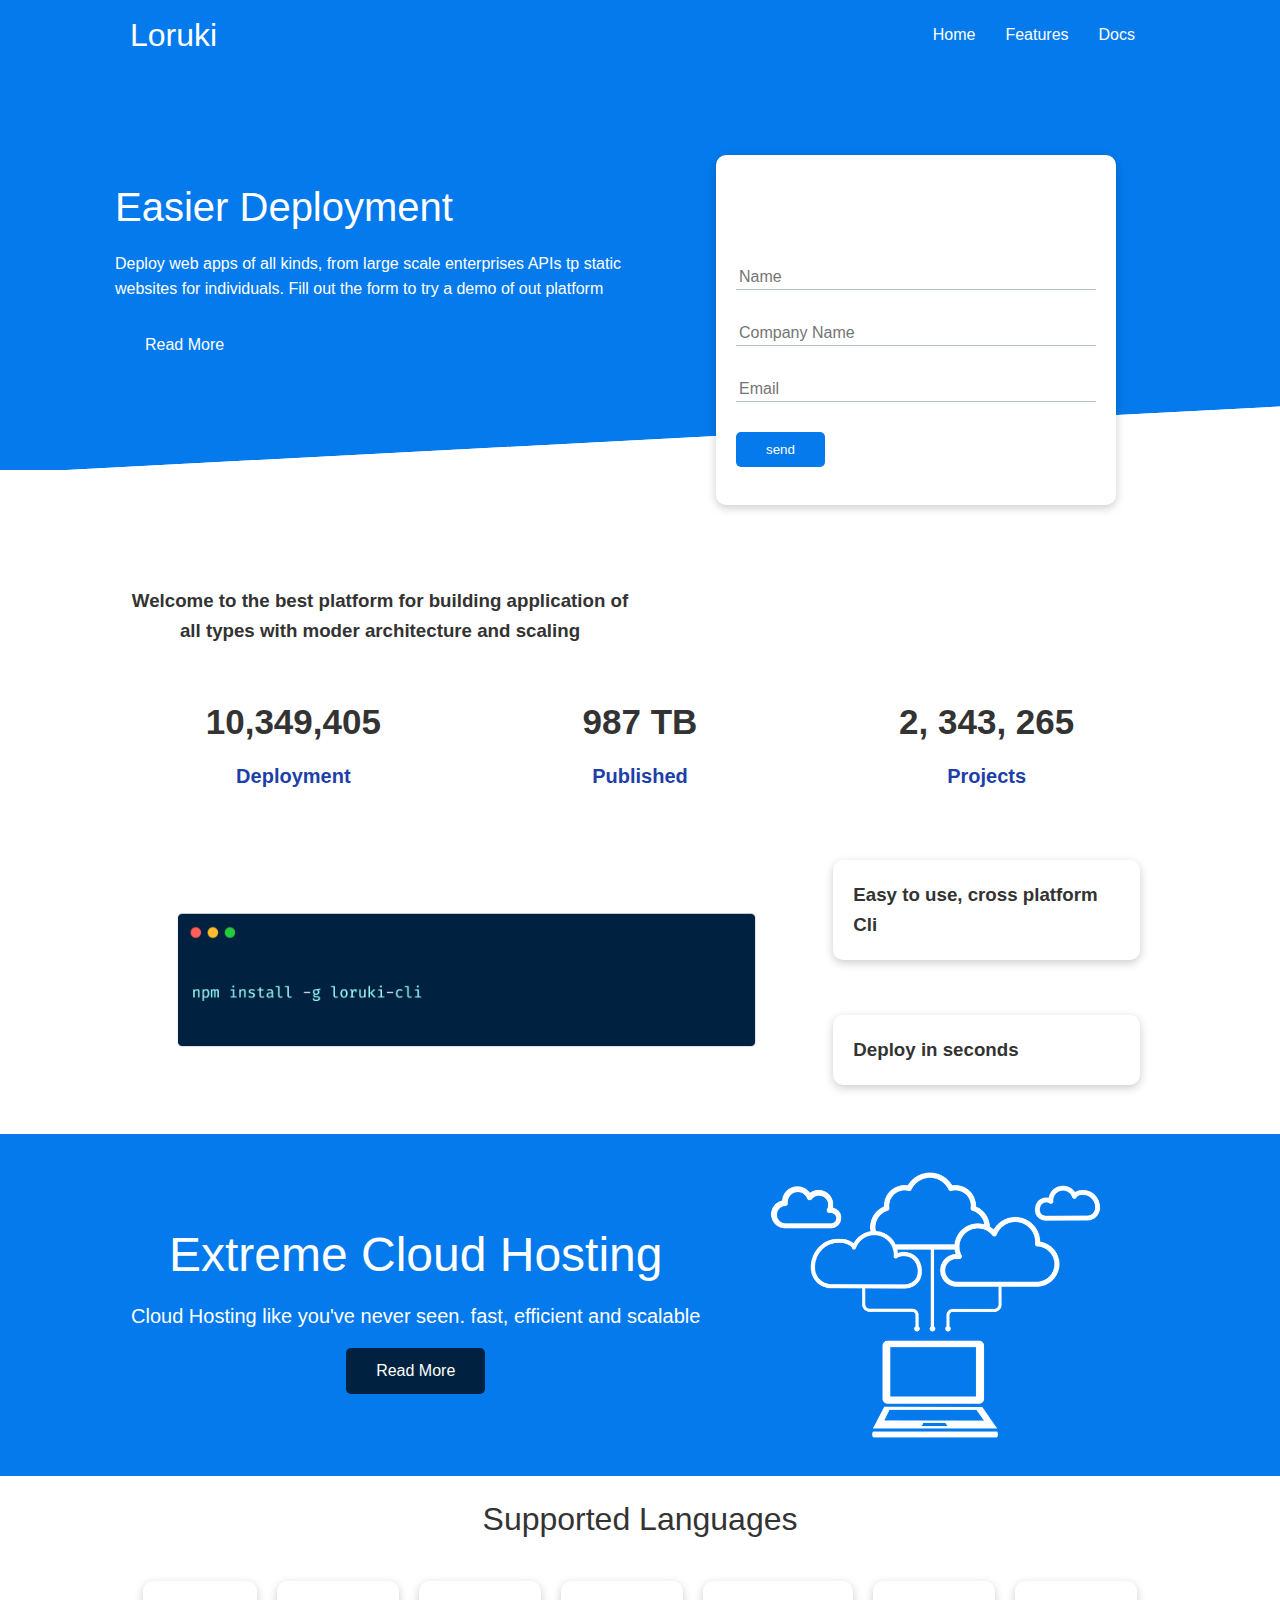
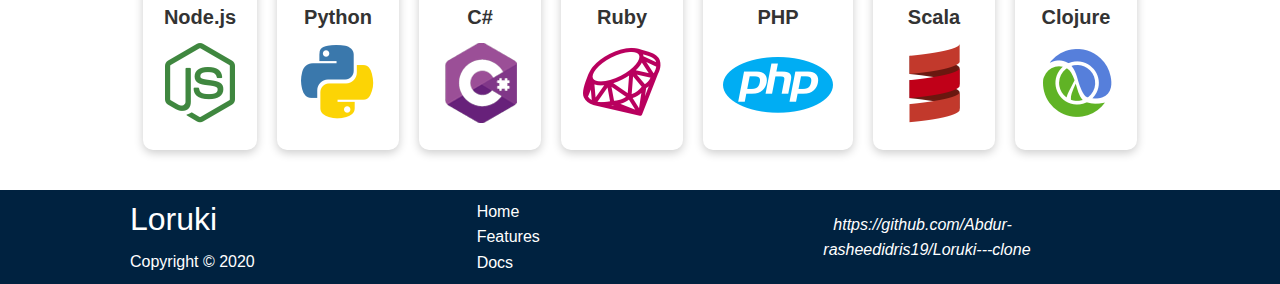
<file: Loruki - Clone/index.html>
<!DOCTYPE html>
<html lang="en">
<head>
    <meta charset="UTF-8">
    <meta name="viewport" content="width=device-width, initial-scale=1.0">
    <link rel="stylesheet" href="css/main.css">
    <link rel="stylesheet" href="https://pro.fontawesome.com/releases/v5.10.0/css/all.css" integrity="sha384-AYmEC3Yw5cVb3ZcuHtOA93w35dYTsvhLPVnYs9eStHfGJvOvKxVfELGroGkvsg+p" crossorigin="anonymous"/>
    <title>Loruki | Cloud Hosting for Everyone </title>
</head>
<body>
    <!-- Navbar -->
    <div class="navbar">
        <div class="container flex">
            <h1 class="logo">Loruki</h1>
            <nav>
                <ul>
                    <li><a href="index.html">Home</a></li>
                    <li><a href="features.html">Features</a></li>
                    <li><a href="docs.html">Docs</a></li>
                </ul>
            </nav>
        </div>
    </div>

    <!-- Showcase -->
    <section class="showcase">
        <div class="container grid">
            <div class="showcase-text">
                <h1>Easier Deployment</h1>
                <p>Deploy web apps of all kinds, from large scale enterprises APIs tp static websites for individuals. Fill out the form to try a demo of out platform</p>
                <a href="features.html" class="btn btn-outline">Read More</a>
            </div>
                <div class="showcase-form card">
                    <h2>Request a Demo</h2>
                    <form name=" contact" method="POST" netlify-honeypot="bot-field" data-netlify="true">
                        <input type="hidden" name="form-name" value="contact">
                        <p class="hidden">
                            <label> Don't fill this out if you'ar human: <input name="bot-field"></label>
                        </p>
                        <div class="form-control">
                            <input type="text" name="name" placeholder="Name" required>
                        </div>
                        <div class="form-control">
                            <input type="text" name="company" placeholder="Company Name" required>
                        </div>
                        <div class="form-control">
                            <input type="email" name="email" placeholder="Email" required>
                        </div>
                        <input type="submit" value="send" class="btn btn-primary">
                    </form>
                </div>
            </div>
        </div>
    </section>

    <!-- Stats -->
    <section class="stats">
        <div class="container">
            <h3 class="stats-heading text-center my-1">
                Welcome to the best platform for building application of all types with moder architecture and scaling
            </h3>
            <div class="grid grid-3 text-center my-4">
                <div>
                    <i class="fas fa-server fa-3x"></i>
                    <h3>10,349,405</h3>
                    <p class="text-secondary">Deployment</p>
                </div>
                <div>
                    <i class="fas fa-upload fa-3x"></i>
                    <h3>987 TB</h3>
                    <p class="text-secondary">Published</p>
                </div>
                <div>
                    <i class="fas fa-project-diagram fa-3x"></i>
                    <h3>2, 343, 265</h3>
                    <p class="text-secondary">Projects</p>
                </div>
            </div>
        </div>
    </section>

    <!-- Cli -->
    <section class="cli">
        <div class="container grid">
            <img src="images/cli.png" alt=""> 
            <div class="card">
                <h3>Easy to use, cross platform Cli </h3>
            </div>
            <div class="card">
                <h3>Deploy in seconds</h3>
            </div>
        </div>
    </section>

    <!-- Cloud -->

    <section class="cloud bg-primary my-2 py-2">
        <div class="container grid">
            <div class="text-center">
                <h2 class="lg">Extreme Cloud Hosting </h2>
                <p class="lead my-1">Cloud Hosting like you've never seen. fast, efficient and scalable</p>
                <a href="features.html" class="btn btn-dark">Read More</a>
            </div>
            <img src="images/cloud.png" alt="">
        </div>
    </section>

    <!-- Languages -->
    <section class="languages">
        <h2 class="md text-center my-2">
            Supported Languages
        </h2>
        <div class="container flex">
            <div class="card">
                <h4>Node.js</h4>
                <img src="images/logos/node.png" alt="">
            </div>
            <div class="card">
                <h4>Python</h4>
                <img src="images/logos/python.png" alt="">
            </div>
            <div class="card">
                <h4>C#</h4>
                <img src="images/logos/csharp.png" alt="">
            </div>
            <div class="card">
                <h4>Ruby</h4>
                <img src="images/logos/ruby.png" alt="">
            </div>
            <div class="card">
                <h4>PHP</h4>
                <img src="images/logos/php.png" alt="">
            </div>
            <div class="card">
                <h4>Scala</h4>
                <img src="images/logos/scala.png" alt="">
            </div>
            <div class="card">
                <h4>Clojure</h4>
                <img src="images/logos/clojure.png" alt="">
            </div>
        </div>
    </section>

    <!-- Footer -->
    <footer class="footer bg-dark py-5">
        <div class="container grid grid-3">
            <div>
                <h1>Loruki</h1>
                <p>Copyright &copy; 2020 </p>
            </div>
            <nav>
                <ul>
                    <li> <a href="index.html"></a>Home</li>
                    <li> <a href="features.html"></a>Features</li>
                    <li> <a href="docs.html"></a>Docs</li>
                </ul>
            </nav>
            <div class="social">
                <a href="#"><i class="fab fa-github fa-2x">https://github.com/Abdur-rasheedidris19/Loruki---clone</i></a>
                <a href="#"><i class="fab fa-facebook fa-2x"></i></a>
                <a href="#"><i class="fab fa-instagram fa-2x"></i></a>
                <a href="#"><i class="fab fa-twitter fa-2x"></i></a>
            </div>
        </div>
    </footer>
</body>
</html>
</file>
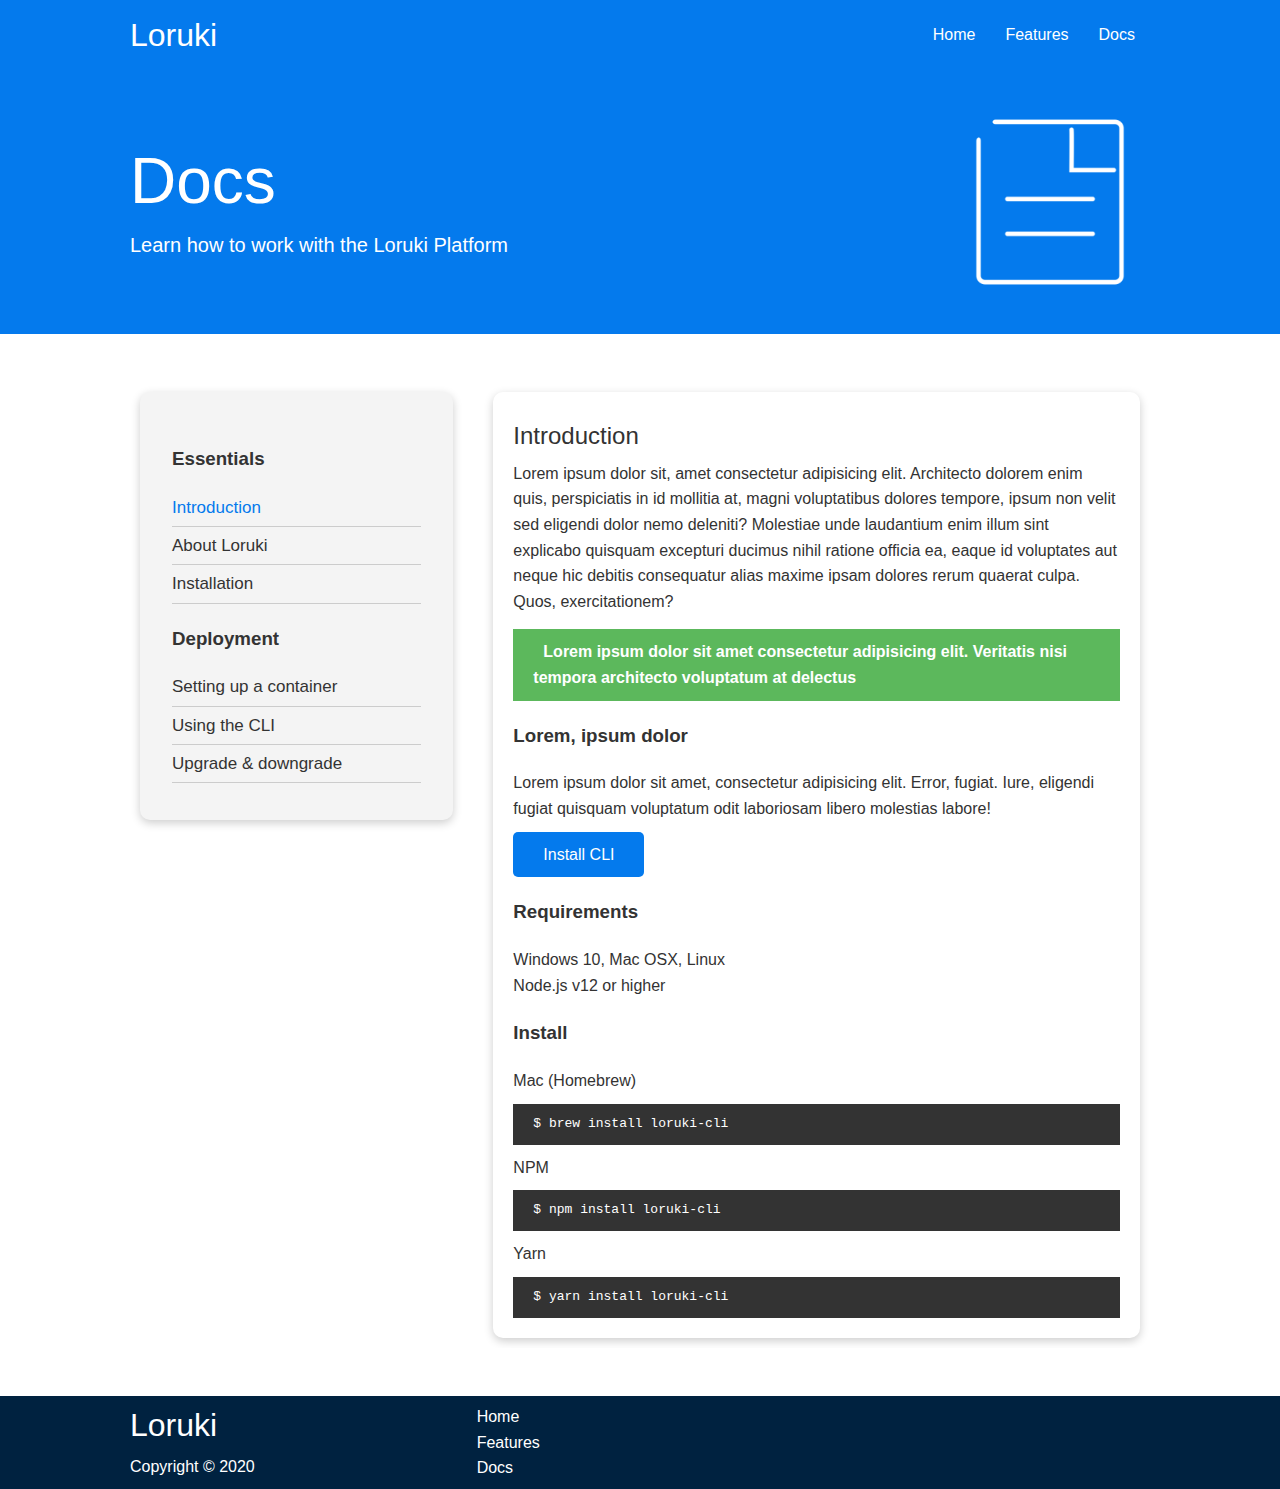
<file: Loruki - Clone/docs.html>
<!DOCTYPE html>
<html lang="en">
<head>
    <meta charset="UTF-8">
    <meta name="viewport" content="width=device-width, initial-scale=1.0">
    <link rel="stylesheet" href="css/main.css">
    <title>Loruki | Cloud Hosting for Everyone </title>
</head>
<body>
    <!-- Navbar -->
    <div class="navbar">
        <div class="container flex">
            <h1 class="logo">Loruki</h1>
            <nav>
                <ul>
                    <li><a href="index.html">Home</a></li>
                    <li><a href="features.html">Features</a></li>
                    <li><a href="docs.html">Docs</a></li>
                </ul>
            </nav>
        </div> 
    </div>
 <!-- Head -->
 <section class="docs-head bg-primary py-3">
    <div class="container grid">
        <div>
            <h1 class="xl">Docs</h1>
            <p class="lead">
                Learn how to work with the Loruki Platform
            </p>
        </div>
        <img src="images/docs.png" alt="">
    </div>
</section>

<!-- Docs main -->
<section class="docs-main my-4">
    <div class="container grid">
        <div class="card bg-light p-3">
            <h3 class="my-2">Essentials</h3>
            <nav>
                <ul>
                    <li><a class="text-primary" href="#">Introduction</a></li>
                    <li><a href="#">About Loruki</a></li>
                    <li><a href="#">Installation</a></li>
                </ul>
            </nav>
            <h3 class="my-2">Deployment</h3>
            <nav>
                <ul>
                    <li><a href="#">Setting up a container</a></li>
                    <li><a href="#">Using the CLI</a></li>
                    <li><a href="#">Upgrade & downgrade</a></li>
                </ul>
            </nav>
        </div>
        <div class="card">
            <h2>Introduction</h2>
            <p>Lorem ipsum dolor sit, amet consectetur adipisicing elit. Architecto dolorem enim quis, perspiciatis in id mollitia at, magni voluptatibus dolores tempore, ipsum non velit sed eligendi dolor nemo deleniti? Molestiae unde laudantium enim illum sint explicabo quisquam excepturi ducimus nihil ratione officia ea, eaque id voluptates aut neque hic debitis consequatur alias maxime ipsam dolores rerum quaerat culpa. Quos, exercitationem?</p>
            <div class="alert alert-success">
                <i class="fas fa-info"></i> Lorem ipsum dolor sit amet consectetur adipisicing elit. Veritatis nisi tempora architecto voluptatum at delectus
            </div>
            <h3>Lorem, ipsum dolor </h3>
            <p>Lorem ipsum dolor sit amet, consectetur adipisicing elit. Error, fugiat. Iure, eligendi fugiat quisquam voluptatum odit laboriosam libero molestias labore!</p>
            <a href="#" class="btn btn-primary">Install CLI</a>
        
            <h3>Requirements</h3>
            <ul>
                <li>Windows 10, Mac OSX, Linux</li>
                <li>Node.js v12 or higher</li>
            </ul>
        
            <h3>Install</h3>
            <p>Mac (Homebrew)</p>
            <pre><code>$ brew install loruki-cli</code></pre>
            <p>NPM</p>
            <pre><code>$ npm install loruki-cli</code></pre>
            <p>Yarn</p>
            <pre><code>$ yarn install loruki-cli</code></pre>
        </div>
    </div>
</section>

    <!-- Footer -->
    <footer class="footer bg-dark py-5">
        <div class="container grid grid-3">
            <div>
                <h1>Loruki</h1>
                <p>Copyright &copy; 2020 </p>
            </div>
            <nav>
                <ul>
                    <li> <a href="index.html"></a>Home</li>
                    <li> <a href="features.html"></a>Features</li>
                    <li> <a href="docs.html"></a>Docs</li>
                </ul>
            </nav>
            <div class="social">
                <a href="#"><i class="fab fa-github fa-2x"></i></a>
                <a href="#"><i class="fab fa-facebook fa-2x"></i></a>
                <a href="#"><i class="fab fa-instagram fa-2x"></i></a>
                <a href="#"><i class="fab fa-twitter fa-2x"></i></a>
            </div>
        </div>
    </footer>
</body>
</html>
</file>
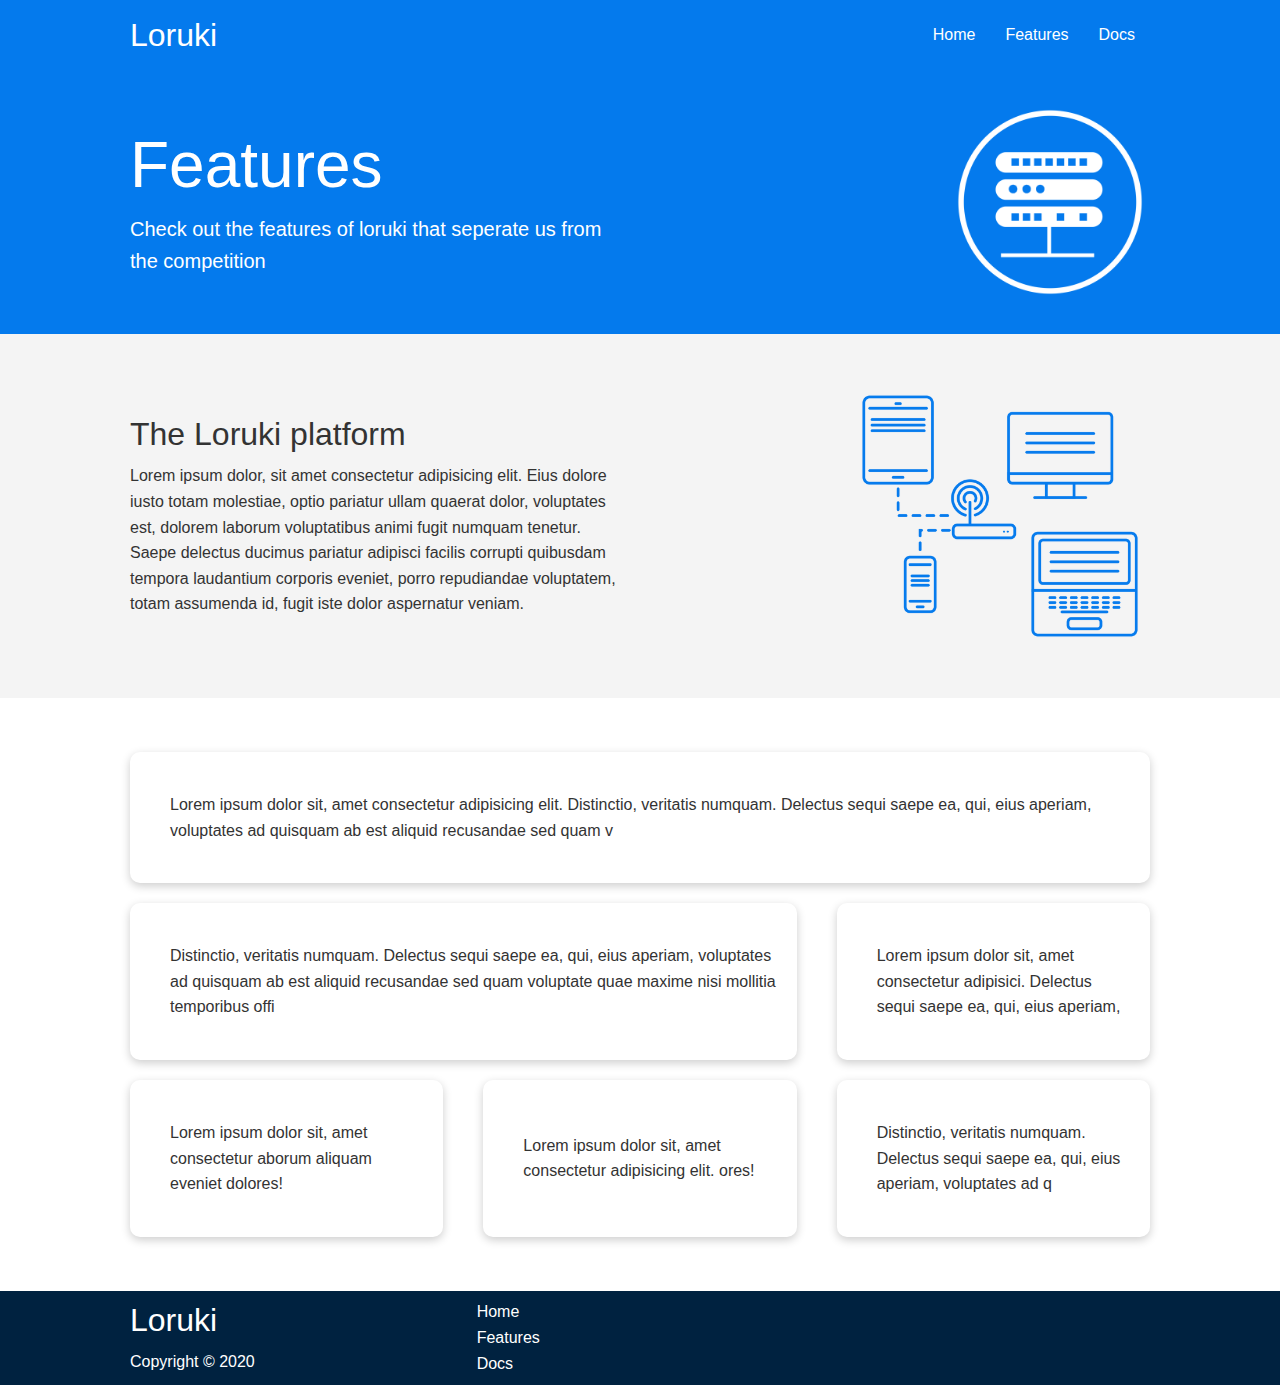
<file: Loruki - Clone/features.html>
<!DOCTYPE html>
<html lang="en">
<head>
    <meta charset="UTF-8">
    <meta name="viewport" content="width=device-width, initial-scale=1.0">
    <link rel="stylesheet" href="css/main.css">
    <title>Loruki | Cloud Hosting for Everyone </title>
</head>
<body>
    <!-- Navbar -->
    <div class="navbar">
        <div class="container flex">
            <h1 class="logo">Loruki</h1>
            <nav>
                <ul>
                    <li><a href="index.html">Home</a></li>
                    <li><a href="features.html">Features</a></li>
                    <li><a href="docs.html">Docs</a></li>
                </ul>
            </nav>
        </div>
    </div>
    <!-- Head -->
    <section class="features-head bg-primary py-3">
        <div class="container grid">
            <div>
                <h1 class="xl">Features</h1>
                <p class="lead">
                    Check out the features of loruki that seperate us from the competition
                </p>
            </div>
            <img src="images/server.png" alt="">
        </div>
    </section>

    <!-- Sub head -->
    <section class="features-sub-head bg-light py-3">
        <div class="container grid">
            <div>
                <h1 class="md">The Loruki platform </h1>
                <p>
                    Lorem ipsum dolor, sit amet consectetur adipisicing elit. Eius dolore iusto totam molestiae, optio pariatur ullam quaerat dolor, voluptates est, dolorem laborum voluptatibus animi fugit numquam tenetur. Saepe delectus ducimus pariatur adipisci facilis corrupti quibusdam tempora laudantium corporis eveniet, porro repudiandae voluptatem, totam assumenda id, fugit iste dolor aspernatur veniam.
                </p>
            </div>
            <img src="images/server2.png" alt="">
        </div>
    </section>

    <section class="features-main my-2">
        <div class="grid grid-3 container">
            <div class="card flex">
                <i class="fas fa-server fa-3x"></i>
                <p>Lorem ipsum dolor sit, amet consectetur adipisicing elit. Distinctio, veritatis numquam. Delectus sequi saepe ea, qui, eius aperiam, voluptates ad quisquam ab est aliquid recusandae sed quam v</p>
            </div>
            <div class="card flex">
                <i class="fas fa-server fa-3x"></i>
                <p> Distinctio, veritatis numquam. Delectus sequi saepe ea, qui, eius aperiam, voluptates ad quisquam ab est aliquid recusandae sed quam voluptate quae maxime nisi mollitia temporibus offi</p>
            </div>
            <div class="card flex">
                <i class="fas fa-server fa-3x"></i>
                <p>Lorem ipsum dolor sit, amet consectetur adipisici. Delectus sequi saepe ea, qui, eius aperiam,</p>
            </div>
            <div class="card flex">
                <i class="fas fa-server fa-3x"></i>
                <p>Lorem ipsum dolor sit, amet consectetur aborum aliquam eveniet dolores!</p>
            </div>
            <div class="card flex">
                <i class="fas fa-server fa-3x"></i>
                <p>Lorem ipsum dolor sit, amet consectetur adipisicing elit. ores!</p>
            </div>
            <div class="card flex">
                <i class="fas fa-server fa-3x"></i>
                <p> Distinctio, veritatis numquam. Delectus sequi saepe ea, qui, eius aperiam, voluptates ad q</p>
            </div>
            
        </div>
    </section>
    <!-- Footer -->
    <footer class="footer bg-dark py-5">
        <div class="container grid grid-3">
            <div>
                <h1>Loruki</h1>
                <p>Copyright &copy; 2020 </p>
            </div>
            <nav>
                <ul>
                    <li> <a href="index.html"></a>Home</li>
                    <li> <a href="features.html"></a>Features</li>
                    <li> <a href="docs.html"></a>Docs</li>
                </ul>
            </nav>
            <div class="social">
                <a href="#"><i class="fab fa-github fa-2x"></i></a>
                <a href="#"><i class="fab fa-facebook fa-2x"></i></a>
                <a href="#"><i class="fab fa-instagram fa-2x"></i></a>
                <a href="#"><i class="fab fa-twitter fa-2x"></i></a>
            </div>
        </div>
    </footer>
</body>
</html>
</file>
<file: Loruki - Clone/css/main.css>
:root {
  --primary-color: #047aed;
  --secondary-color: #1c3fa8;
  --dark-color: #002240;
  --light-color: #f4f4f4;
  --sucess-color: #5cb85c;
  --error-color: #d9534f;
}

* {
  box-sizing: border-box;
  padding: 0;
  margin: 0;
}

body {
  font-family: Arial, Helvetica, sans-serif;
  color: #333;
  line-height: 1.6;
}

ul {
  list-style-type: none;
}

a {
  text-decoration: none;
  color: #333;
}

h1,
h2 {
  font-weight: 300;
  line-height: 1.2;
  margin: 10px 0;
}

p {
  margin: 10px 0;
}

img {
  width: 100%;
}

code, pre {
  background: #333;
  color: #fff;
  padding: 10px;
}

.hidden {
  visibility: hidden;
  height: 0;
}

/* Navbar */
.navbar {
  background-color: var(--primary-color);
  color: #fff;
  height: 70px;
}

.navbar ul {
  display: flex;
}

.navbar a {
  color: #fff;
  padding: 10px;
  margin: 0 5px;
}

.navbar a:hover {
  border-bottom: 2px #fff solid;
}

.navbar .flex {
  justify-content: space-between;
}

/*Showcase */
.showcase {
  height: 400px;
  background-color: var(--primary-color);
  color: #fff;
  position: relative;
}

.showcase h1 {
  font-size: 40px;
}

.showcase p {
  margin: 20px 0;
}

.showcase .grid {
  overflow: visible;
  grid-template-columns: 55% 45%;
  gap: 30px;
}

.showcase::before, .showcase::after {
  content: '';
  position: absolute;
  height: 100px;
  bottom: -70px;
  right: 0;
  left: 0;
  background: #fff;
  transform: skewY(-3deg);
  -webkit-transform: skewY(-3deg);
  -moz-transform: skewY(-3deg);
  -ms-transform: skewY(-3deg);
}

.showcase-form {
  position: relative;
  top: 60px;
  height: 350px;
  width: 400px;
  padding: 40px;
  z-index: 100;
  animation: slideInFromRight 1s ease-in;
}

.showcase-form .form-control {
  margin: 30px 0;
}

.showcase-form input[type='text'],
.showcase-form input[type='email'] {
  border: 0;
  border-bottom: 1px solid #b4becb;
  width: 100%;
  padding: 3px;
  font-size: 16px;
}

.showcase-form input:focus {
  outline: none;
}

.showcase-text {
  animation: slideInFromRight 1s ease-in;
}

/*Stats*/
.stats {
  margin-top: 100px;
}

.stats-heading {
  max-width: 500px;
  margin: auto;
}

.stats .grid h3 {
  font-size: 35px;
}

.stats .grid p {
  font-size: 20px;
  font-weight: bold;
}

.cli .grid {
  grid-template-columns: repeat(3, 1fr);
  grid-template-rows: repeat(2, 1fr);
}

.cli .grid > *:first-child {
  grid-column: 1 / span 2;
  grid-row: 1 / span 2;
}

.cloud .grid {
  grid-template-columns: 4fr 3fr;
}

.languages .flex {
  flex-wrap: wrap;
}

.languages .card {
  text-align: center;
  margin: auto;
  margin: 18px 10px 40px;
  transition: transform 0.2s ease-in;
}

.languages .card h4 {
  font-size: 20px;
  margin-bottom: 10px;
}

.languages .card:hover {
  transform: translateY(-15px);
}

.features-head img, .docs-head img {
  width: 200px;
  justify-self: flex-end;
}

.features-sub-head img {
  width: 300px;
  justify-self: flex-end;
}

.features-main .card > i {
  margin-right: 20px;
}

.features-main .grid {
  padding: 30px;
}

.features-main .grid > *:first-child {
  grid-column: 1 / span 3;
}

.features-main .grid > *:nth-child(2) {
  grid-column: 1 / span 2;
}

.docs-main h3 {
  margin: 20px 0;
}

.docs-main .grid {
  grid-template-columns: 1fr 2fr;
  align-items: flex-start;
}

.docs-main nav li {
  font-size: 17px;
  padding-bottom: 5px;
  margin-bottom: 5px;
  border-bottom: 1px solid #ccc;
}

.docs-main a:hover {
  font-weight: bold;
}

.footer .social a {
  margin: 0 10px;
}

.container {
  max-width: 1100px;
  margin: 0 auto;
  overflow: auto;
  padding: 0 40px;
}

.card {
  background-color: #fff;
  border-radius: 10px;
  box-shadow: 0 3px 10px rgba(0, 0, 0, 0.2);
  padding: 20px;
  margin: 10px;
}

.btn {
  display: inline-block;
  padding: 10px 30px;
  cursor: pointer;
  background-color: var(--primary-color);
  color: #fff;
  border: none;
  border-radius: 5px;
}

.btn :hover {
  transform: scale(0.98);
}

.btn-outline {
  background-color: transparent;
  border-radius: 1px #fff solid;
}

.bg-primary, .btn-primary {
  background-color: var(--primary-color);
  color: #fff;
}

.bg-secondary, .btn-secondary {
  background-color: var(--secondary-color);
  color: #fff;
}

.bg-dark, .btn-dark {
  background-color: var(--dark-color);
  color: #fff;
}

.bg-light, .btn-light {
  background-color: var(--light-color);
  color: #333;
}

.bg-primary a, .btn-primary a,
.bg-secondary a, .btn-secondary a,
.bg-dark a, .btn-dark a {
  color: #fff;
}

.text-primary {
  color: var(--primary-color);
}

.text-secondary {
  color: var(--secondary-color);
}

.text-dark {
  color: var(--dark-color);
}

.text-light {
  color: var(--light-color);
}

.lead {
  font-size: 20px;
}

.sm {
  font-size: 1rem;
}

.md {
  font-size: 2rem;
}

.lg {
  font-size: 3rem;
}

.xl {
  font-size: 4rem;
}

.text-center {
  text-align: center;
}

.alert {
  background: var(--light-color);
  padding: 10px 20px;
  font-weight: bold;
  margin: 15px 0;
}

.alert i {
  margin-right: 10px;
}

.alert-success {
  background-color: var(--sucess-color);
  color: #fff;
}

.error-success {
  background-color: var(--error-color);
  color: #fff;
}

.flex {
  display: flex;
  justify-content: center;
  align-items: center;
  height: 100%;
}

.grid {
  display: grid;
  grid-template-columns: repeat(2, 1fr);
  gap: 20px;
  justify-content: center;
  align-items: center;
  height: 100%;
}

.grid-3 {
  display: grid;
  gap: 20px;
  grid-template-columns: repeat(3, 1fr);
}

.my-1 {
  margin: 1rem 0;
}

.my-2 {
  margin: 1.5rem 0;
}

.my-3 {
  margin: 2rem 0;
}

.my-4 {
  margin: 3rem 0;
}

.m-5 {
  margin: 4rem 0;
}

.m-1 {
  margin: 1rem 0;
}

.m-2 {
  margin: 1.5rem 0;
}

.m-3 {
  margin: 2rem 0;
}

.m-4 {
  margin: 3rem 0;
}

.m-5 {
  margin: 4rem 0;
}

.py-1 {
  padding: 1rem 0;
}

.py-2 {
  padding: 1.5rem 0;
}

.py-3 {
  padding: 2rem 0;
}

.py-4 {
  padding: 3rem 0;
}

.p-5 {
  padding: 4rem 0;
}

.p-1 {
  padding: 1rem;
}

.p-2 {
  padding: 1.5rem;
}

.p-3 {
  padding: 2rem;
}

.p-4 {
  padding: 3rem;
}

.p-5 {
  padding: 4rem;
}

@keyframes slideInFromLeft {
  0% {
    transform: translateX(-100%);
  }
  100% {
    transform: translateX(0);
  }
}

@keyframes slideInFromRight {
  0% {
    transform: translateX(100);
  }
  100% {
    transform: translateX(0);
  }
}

@keyframes slideInFromtop {
  0% {
    transform: translateY-(100);
  }
  100% {
    transform: translateY(0);
  }
}

@keyframes slideInFromBottom {
  0% {
    transform: translateY(100);
  }
  100% {
    transform: translateY(0);
  }
}

@media (max-width: 768px) {
  .grid,
  .showcase .grid,
  .stats .grid,
  .cli .grid,
  .cloud .grid,
  .features-main .grid,
  .docs-main .grid {
    grid-template-columns: 1fr;
    grid-template-rows: 1fr;
  }
  .showcase {
    height: auto;
  }
  .showcase-text {
    text-align: center;
    margin-top: 40px;
  }
  .showcase-form {
    justify-self: center;
    margin: auto;
  }
  .cli .grid > *:first-child {
    grid-column: 1;
    grid-row: 1;
  }
  .features-head,
  .features-sub-head,
  .docs-head {
    text-align: center;
  }
  .features-head img,
  .features-sub-head img,
  .docs-head img {
    justify-self: center;
  }
  .features-main .grid > *:first-child,
  .features-main .grid > *:nth-child(2) {
    grid-column: 1;
  }
}

@media (max-width: 500px) {
  .navbar {
    height: 110px;
  }
  .navbar .flex {
    flex-direction: column;
  }
  .navbar ul {
    padding: 10px;
    background-color: rgba(0, 0, 0, 0.1);
  }
}
</file>
